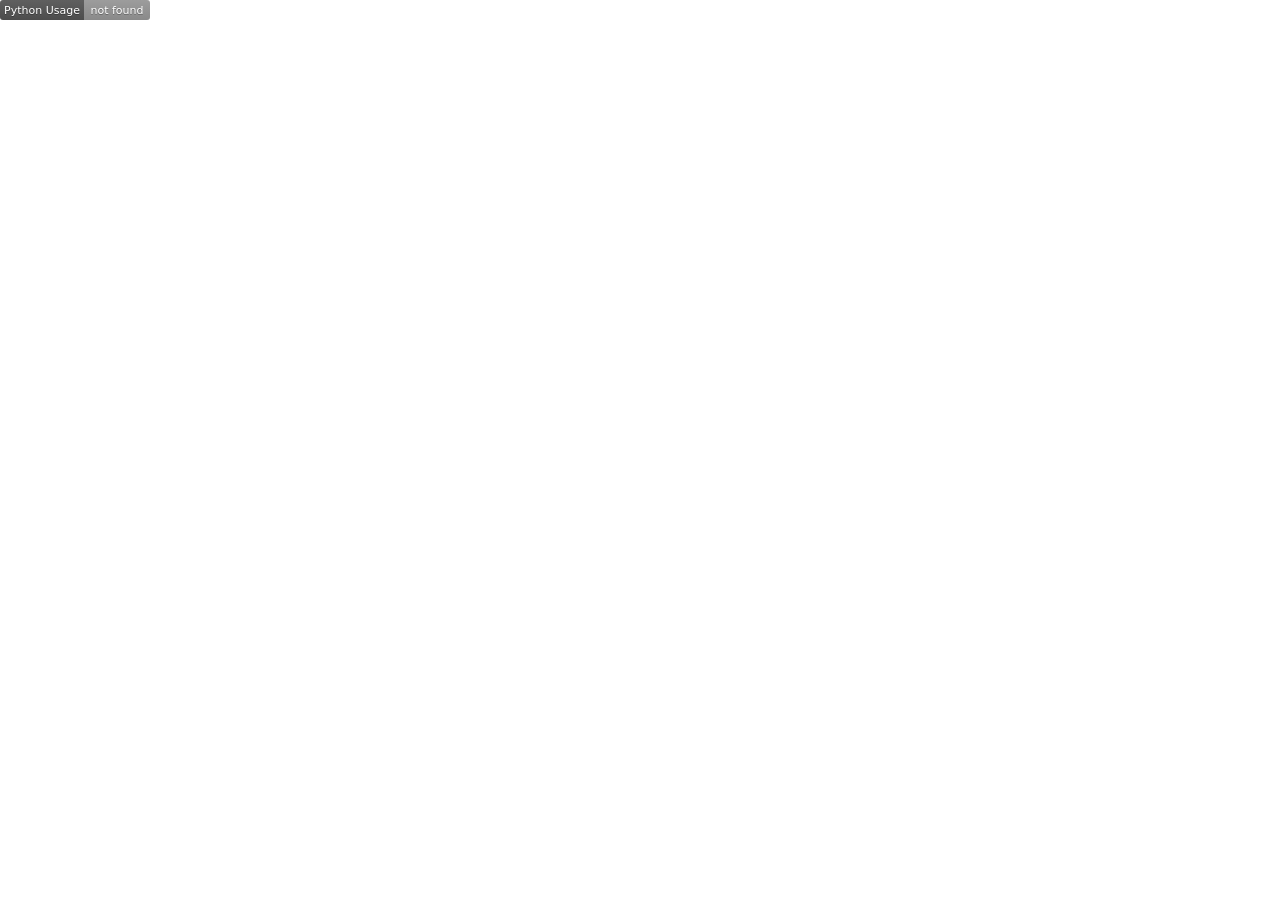
<file: docs/badges.html>
<!DOCTYPE html>
<html lang="en">
<head>
    <meta charset="UTF-8">
    <meta name="viewport" content="width=device-width, initial-scale=1.0">
    <title>Python Package Usage Badge</title>
</head>
<body style="margin: 0; padding: 0;">
    <script src="badge.js"></script>
    <script>
        // Parse query parameters
        const params = new URLSearchParams(window.location.search);
        const packageName = params.get('package') || 'unknown';
        const badgeType = params.get('type') || 'rank';
        
        // Generate and display badge
        document.addEventListener('DOMContentLoaded', async () => {
            const badge = await generateBadge(packageName, badgeType);
            document.body.innerHTML = badge;
            
            // Set content type for proper rendering
            if (badge.includes('svg')) {
                document.contentType = 'image/svg+xml';
            }
        });
    </script>
</body>
</html>
</file>
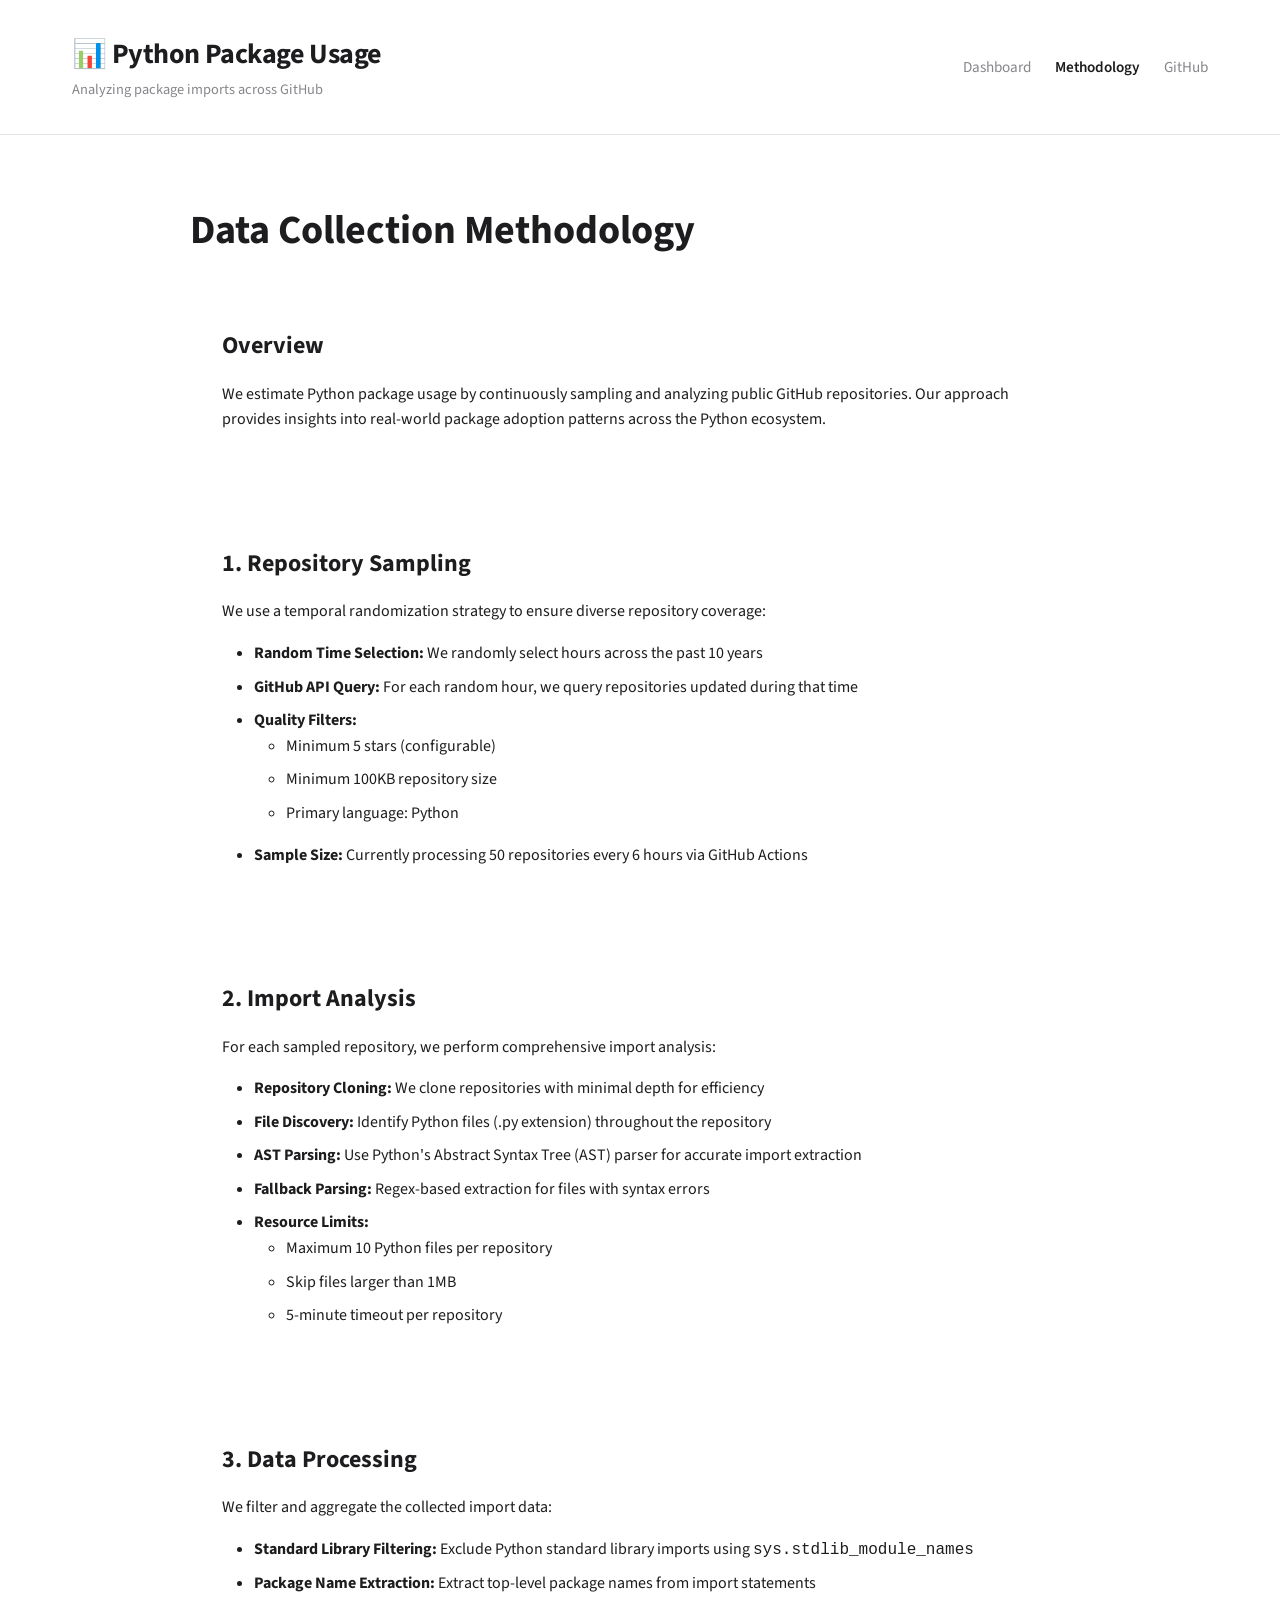
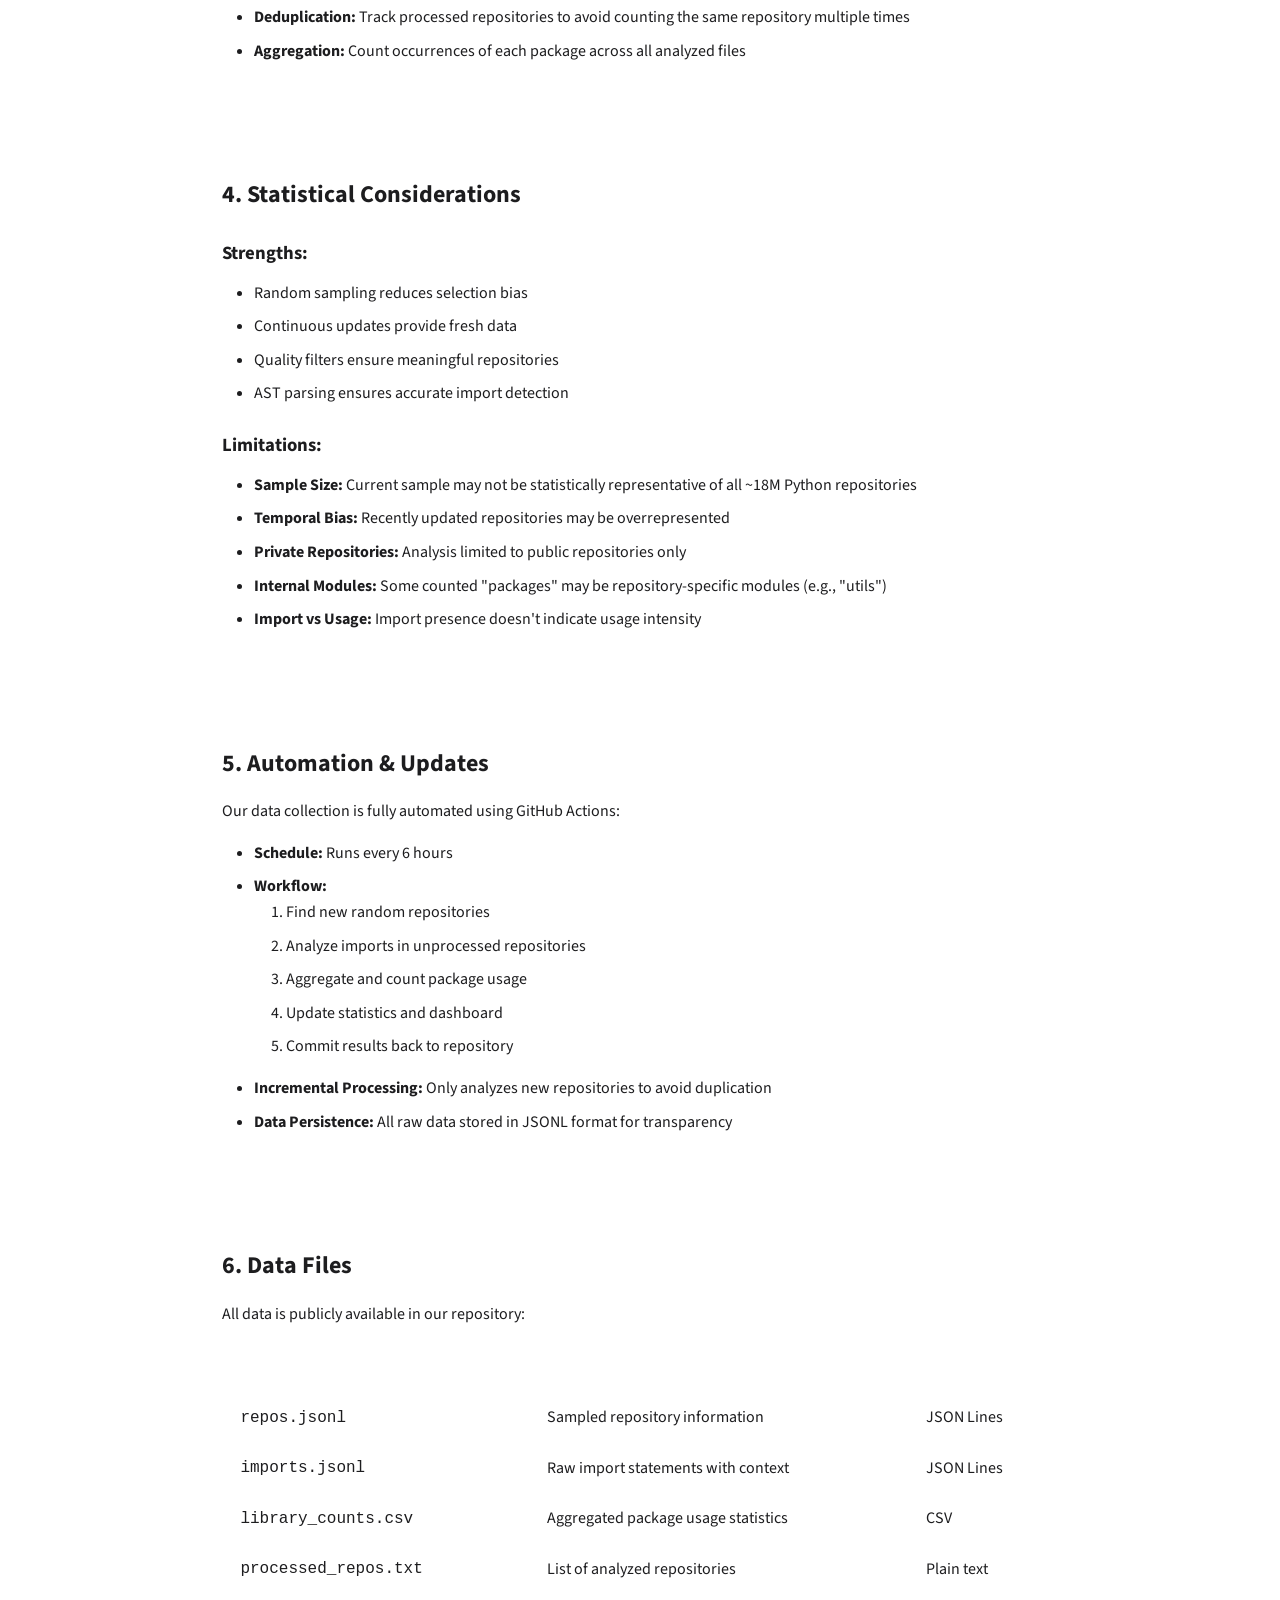
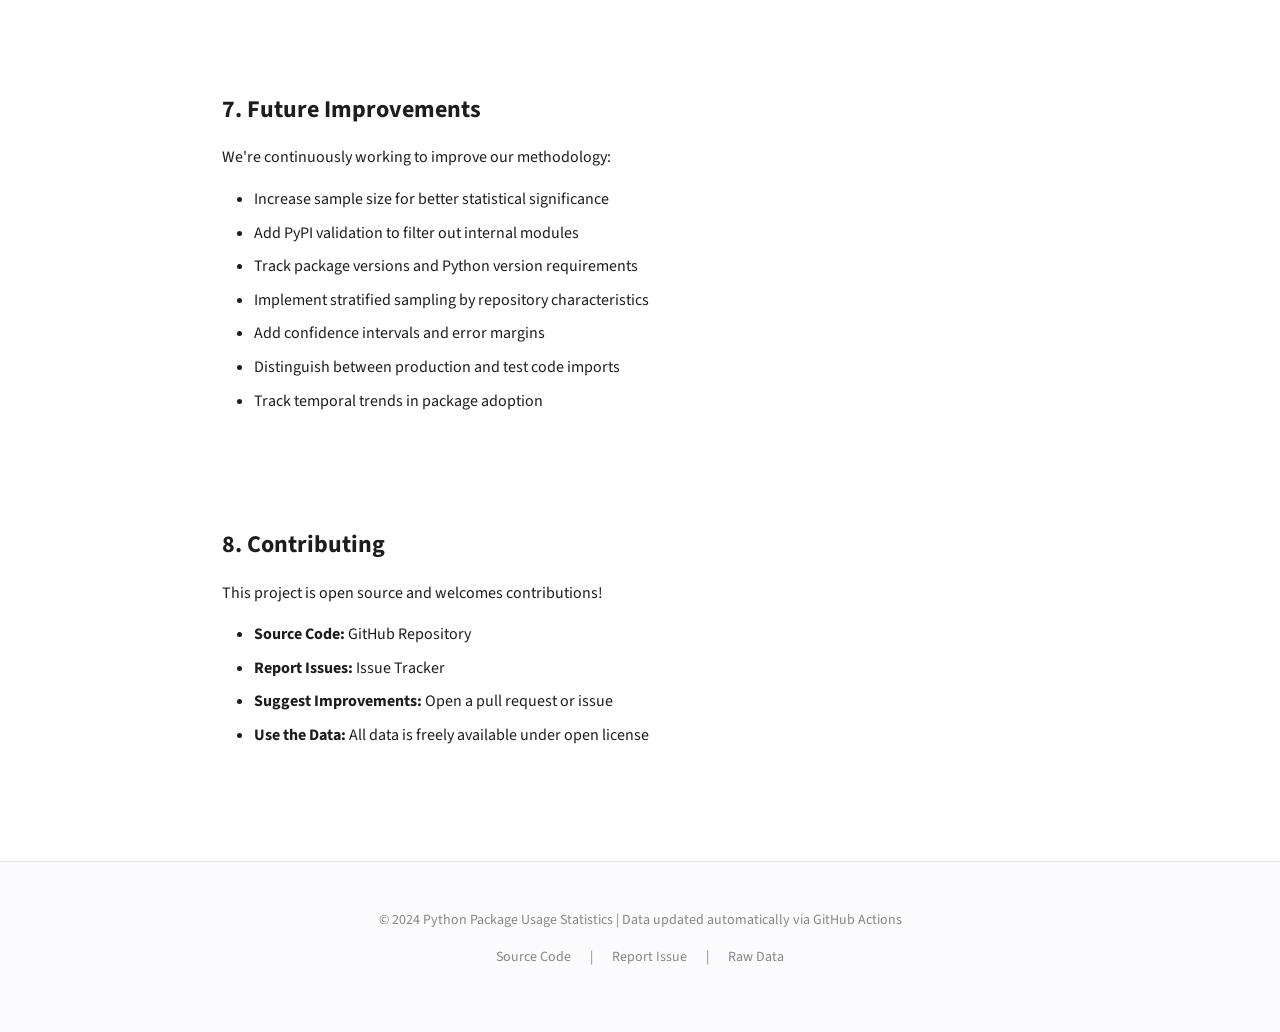
<file: docs/methodology.html>
<!DOCTYPE html>
<html lang="en">
<head>
    <meta charset="UTF-8">
    <meta name="viewport" content="width=device-width, initial-scale=1.0">
    <title>Methodology - Python Package Usage Statistics</title>
    <link rel="stylesheet" href="style.css">
</head>
<body>
    <nav>
        <div class="nav-container">
            <div class="nav-brand">
                <h1>📊 Python Package Usage</h1>
                <span class="tagline">Analyzing package imports across GitHub</span>
            </div>
            <div class="nav-links">
                <a href="index.html">Dashboard</a>
                <a href="methodology.html" class="active">Methodology</a>
                <a href="https://github.com/recite/user" target="_blank">GitHub</a>
                <button id="theme-toggle" aria-label="Toggle theme">🌙</button>
            </div>
        </div>
    </nav>

    <main>
        <section class="methodology-content">
            <h1>Data Collection Methodology</h1>
            
            <div class="method-card">
                <h2>Overview</h2>
                <p>We estimate Python package usage by continuously sampling and analyzing public GitHub repositories. Our approach provides insights into real-world package adoption patterns across the Python ecosystem.</p>
            </div>

            <div class="method-card">
                <h2>1. Repository Sampling</h2>
                <p>We use a temporal randomization strategy to ensure diverse repository coverage:</p>
                <ul>
                    <li><strong>Random Time Selection:</strong> We randomly select hours across the past 10 years</li>
                    <li><strong>GitHub API Query:</strong> For each random hour, we query repositories updated during that time</li>
                    <li><strong>Quality Filters:</strong> 
                        <ul>
                            <li>Minimum 5 stars (configurable)</li>
                            <li>Minimum 100KB repository size</li>
                            <li>Primary language: Python</li>
                        </ul>
                    </li>
                    <li><strong>Sample Size:</strong> Currently processing 50 repositories every 6 hours via GitHub Actions</li>
                </ul>
            </div>

            <div class="method-card">
                <h2>2. Import Analysis</h2>
                <p>For each sampled repository, we perform comprehensive import analysis:</p>
                <ul>
                    <li><strong>Repository Cloning:</strong> We clone repositories with minimal depth for efficiency</li>
                    <li><strong>File Discovery:</strong> Identify Python files (.py extension) throughout the repository</li>
                    <li><strong>AST Parsing:</strong> Use Python's Abstract Syntax Tree (AST) parser for accurate import extraction</li>
                    <li><strong>Fallback Parsing:</strong> Regex-based extraction for files with syntax errors</li>
                    <li><strong>Resource Limits:</strong>
                        <ul>
                            <li>Maximum 10 Python files per repository</li>
                            <li>Skip files larger than 1MB</li>
                            <li>5-minute timeout per repository</li>
                        </ul>
                    </li>
                </ul>
            </div>

            <div class="method-card">
                <h2>3. Data Processing</h2>
                <p>We filter and aggregate the collected import data:</p>
                <ul>
                    <li><strong>Standard Library Filtering:</strong> Exclude Python standard library imports using <code>sys.stdlib_module_names</code></li>
                    <li><strong>Package Name Extraction:</strong> Extract top-level package names from import statements</li>
                    <li><strong>Deduplication:</strong> Track processed repositories to avoid counting the same repository multiple times</li>
                    <li><strong>Aggregation:</strong> Count occurrences of each package across all analyzed files</li>
                </ul>
            </div>

            <div class="method-card">
                <h2>4. Statistical Considerations</h2>
                <h3>Strengths:</h3>
                <ul>
                    <li>Random sampling reduces selection bias</li>
                    <li>Continuous updates provide fresh data</li>
                    <li>Quality filters ensure meaningful repositories</li>
                    <li>AST parsing ensures accurate import detection</li>
                </ul>
                
                <h3>Limitations:</h3>
                <ul>
                    <li><strong>Sample Size:</strong> Current sample may not be statistically representative of all ~18M Python repositories</li>
                    <li><strong>Temporal Bias:</strong> Recently updated repositories may be overrepresented</li>
                    <li><strong>Private Repositories:</strong> Analysis limited to public repositories only</li>
                    <li><strong>Internal Modules:</strong> Some counted "packages" may be repository-specific modules (e.g., "utils")</li>
                    <li><strong>Import vs Usage:</strong> Import presence doesn't indicate usage intensity</li>
                </ul>
            </div>

            <div class="method-card">
                <h2>5. Automation & Updates</h2>
                <p>Our data collection is fully automated using GitHub Actions:</p>
                <ul>
                    <li><strong>Schedule:</strong> Runs every 6 hours</li>
                    <li><strong>Workflow:</strong>
                        <ol>
                            <li>Find new random repositories</li>
                            <li>Analyze imports in unprocessed repositories</li>
                            <li>Aggregate and count package usage</li>
                            <li>Update statistics and dashboard</li>
                            <li>Commit results back to repository</li>
                        </ol>
                    </li>
                    <li><strong>Incremental Processing:</strong> Only analyzes new repositories to avoid duplication</li>
                    <li><strong>Data Persistence:</strong> All raw data stored in JSONL format for transparency</li>
                </ul>
            </div>

            <div class="method-card">
                <h2>6. Data Files</h2>
                <p>All data is publicly available in our repository:</p>
                <table class="data-files-table">
                    <thead>
                        <tr>
                            <th>File</th>
                            <th>Description</th>
                            <th>Format</th>
                        </tr>
                    </thead>
                    <tbody>
                        <tr>
                            <td><code>repos.jsonl</code></td>
                            <td>Sampled repository information</td>
                            <td>JSON Lines</td>
                        </tr>
                        <tr>
                            <td><code>imports.jsonl</code></td>
                            <td>Raw import statements with context</td>
                            <td>JSON Lines</td>
                        </tr>
                        <tr>
                            <td><code>library_counts.csv</code></td>
                            <td>Aggregated package usage statistics</td>
                            <td>CSV</td>
                        </tr>
                        <tr>
                            <td><code>processed_repos.txt</code></td>
                            <td>List of analyzed repositories</td>
                            <td>Plain text</td>
                        </tr>
                    </tbody>
                </table>
            </div>

            <div class="method-card">
                <h2>7. Future Improvements</h2>
                <p>We're continuously working to improve our methodology:</p>
                <ul>
                    <li>Increase sample size for better statistical significance</li>
                    <li>Add PyPI validation to filter out internal modules</li>
                    <li>Track package versions and Python version requirements</li>
                    <li>Implement stratified sampling by repository characteristics</li>
                    <li>Add confidence intervals and error margins</li>
                    <li>Distinguish between production and test code imports</li>
                    <li>Track temporal trends in package adoption</li>
                </ul>
            </div>

            <div class="method-card">
                <h2>8. Contributing</h2>
                <p>This project is open source and welcomes contributions!</p>
                <ul>
                    <li><strong>Source Code:</strong> <a href="https://github.com/recite/user">GitHub Repository</a></li>
                    <li><strong>Report Issues:</strong> <a href="https://github.com/recite/user/issues">Issue Tracker</a></li>
                    <li><strong>Suggest Improvements:</strong> Open a pull request or issue</li>
                    <li><strong>Use the Data:</strong> All data is freely available under open license</li>
                </ul>
            </div>
        </section>
    </main>

    <footer>
        <div class="footer-container">
            <p>© 2024 Python Package Usage Statistics | Data updated automatically via GitHub Actions</p>
            <p>
                <a href="https://github.com/recite/user">Source Code</a> |
                <a href="https://github.com/recite/user/issues">Report Issue</a> |
                <a href="../data/library_counts.csv">Raw Data</a>
            </p>
        </div>
    </footer>

    <script>
        // Theme management
        document.addEventListener('DOMContentLoaded', () => {
            const savedTheme = localStorage.getItem('theme') || 'light';
            document.documentElement.setAttribute('data-theme', savedTheme);
            updateThemeToggle(savedTheme);
            
            document.getElementById('theme-toggle').addEventListener('click', () => {
                const currentTheme = document.documentElement.getAttribute('data-theme');
                const newTheme = currentTheme === 'dark' ? 'light' : 'dark';
                document.documentElement.setAttribute('data-theme', newTheme);
                localStorage.setItem('theme', newTheme);
                updateThemeToggle(newTheme);
            });
        });
        
        function updateThemeToggle(theme) {
            const toggle = document.getElementById('theme-toggle');
            toggle.textContent = theme === 'dark' ? '☀️' : '🌙';
        }
    </script>

    <style>
        .methodology-content {
            max-width: 900px;
            margin: 0 auto;
        }
        
        .methodology-content h1 {
            color: var(--primary-color);
            margin-bottom: 2rem;
            font-size: 2.5rem;
        }
        
        .method-card {
            background: var(--card-bg);
            padding: 2rem;
            border-radius: 8px;
            box-shadow: var(--shadow);
            margin-bottom: 2rem;
        }
        
        .method-card h2 {
            color: var(--primary-color);
            margin-bottom: 1rem;
        }
        
        .method-card h3 {
            color: var(--primary-color);
            margin-top: 1.5rem;
            margin-bottom: 0.75rem;
        }
        
        .method-card p {
            line-height: 1.6;
            margin-bottom: 1rem;
        }
        
        .method-card ul {
            margin-left: 2rem;
            margin-bottom: 1rem;
        }
        
        .method-card li {
            margin-bottom: 0.5rem;
            line-height: 1.6;
        }
        
        .method-card ol {
            margin-left: 2rem;
            margin-bottom: 1rem;
        }
        
        .method-card ol li {
            margin-bottom: 0.5rem;
        }
        
        .data-files-table {
            width: 100%;
            border-collapse: collapse;
            margin-top: 1rem;
        }
        
        .data-files-table th {
            background-color: var(--primary-color);
            color: white;
            padding: 0.75rem;
            text-align: left;
        }
        
        .data-files-table td {
            padding: 0.75rem;
            border-bottom: 1px solid var(--border-color);
        }
        
        .data-files-table code {
            background: var(--bg-color);
            padding: 0.2rem 0.4rem;
            border-radius: 3px;
            font-family: 'Courier New', monospace;
        }
        
        .method-card a {
            color: var(--primary-color);
            text-decoration: none;
        }
        
        .method-card a:hover {
            text-decoration: underline;
        }
    </style>
</body>
</html>
</file>
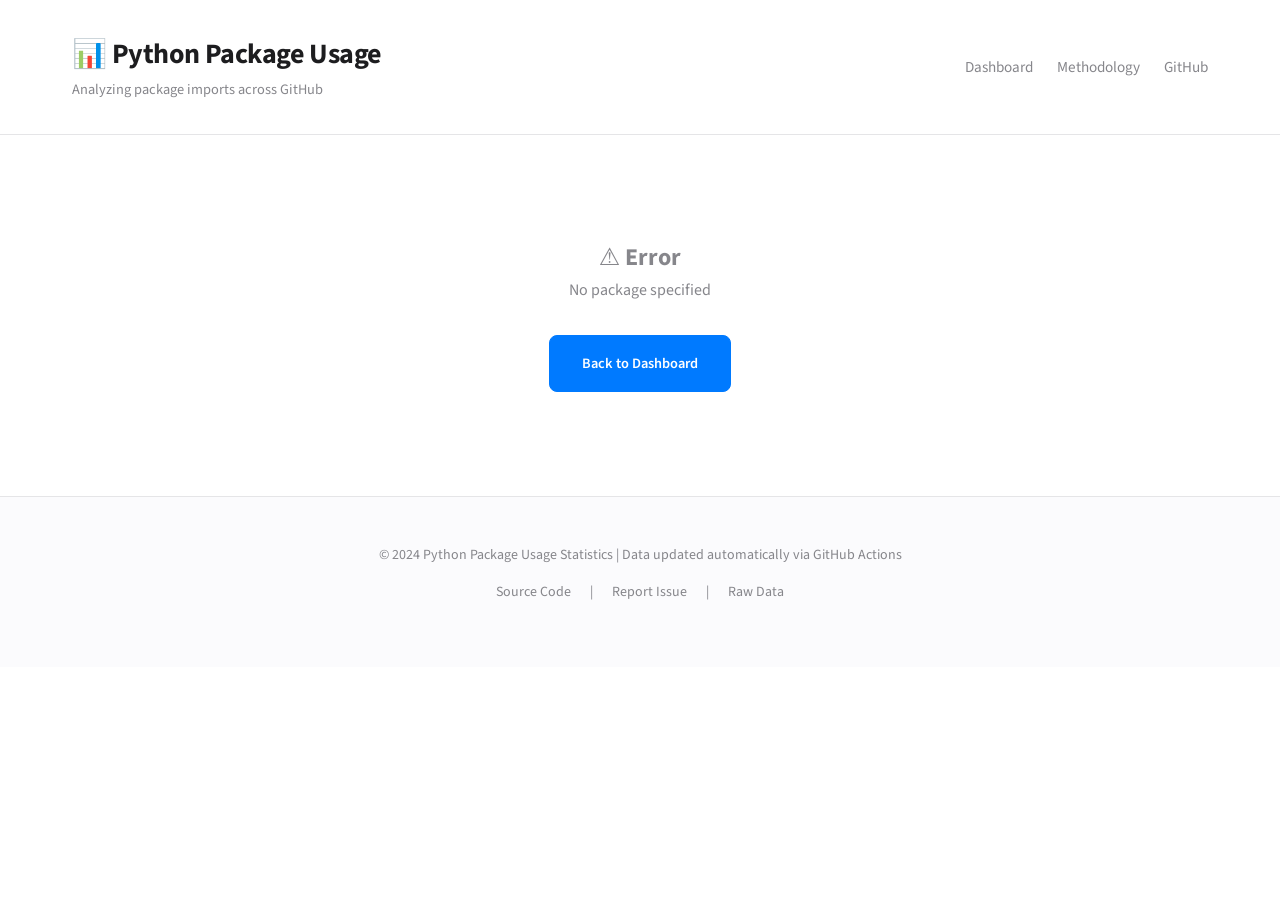
<file: docs/package.html>
<!DOCTYPE html>
<html lang="en">
<head>
    <meta charset="UTF-8">
    <meta name="viewport" content="width=device-width, initial-scale=1.0">
    <title>Package Details - Python Package Usage</title>
    <link rel="stylesheet" href="style.css">
    <style>
        .package-header {
            background: var(--color-bg-card);
            padding: 2rem;
            border-radius: 8px;
            border: 1px solid var(--color-border);
            margin-bottom: 2rem;
            text-align: center;
        }
        
        .package-title {
            color: var(--color-accent);
            font-size: 2.5rem;
            margin-bottom: 1rem;
        }
        
        .package-stats-grid {
            display: grid;
            grid-template-columns: repeat(auto-fit, minmax(200px, 1fr));
            gap: 1.5rem;
            margin: 2rem 0;
        }
        
        .package-stat-card {
            background: var(--color-bg);
            padding: 1.5rem;
            border-radius: 8px;
            text-align: center;
            border: 1px solid var(--color-border);
        }
        
        .badge-showcase {
            background: var(--color-bg-card);
            padding: 2rem;
            border-radius: 8px;
            border: 1px solid var(--color-border);
            margin-bottom: 2rem;
        }
        
        .badge-row {
            display: flex;
            align-items: center;
            gap: 2rem;
            margin-bottom: 1.5rem;
            padding: 1rem;
            background: var(--color-bg);
            border-radius: 4px;
        }
        
        .badge-preview {
            flex-shrink: 0;
        }
        
        .badge-code-section {
            flex: 1;
        }
        
        .code-block {
            background: var(--color-bg-card);
            padding: 1rem;
            border-radius: 4px;
            font-family: 'Courier New', monospace;
            font-size: 0.9rem;
            cursor: pointer;
            margin-top: 0.5rem;
            word-break: break-all;
            transition: background-color 0.3s;
        }
        
        .code-block:hover {
            background: var(--color-accent);
            color: white;
        }
        
        .copy-hint {
            font-size: 0.8rem;
            opacity: 0.7;
            margin-top: 0.25rem;
        }
    </style>
</head>
<body>
    <nav>
        <div class="nav-container">
            <div class="nav-brand">
                <h1>📊 Python Package Usage</h1>
                <span class="tagline">Analyzing package imports across GitHub</span>
            </div>
            <div class="nav-links">
                <a href="index.html">Dashboard</a>
                <a href="methodology.html">Methodology</a>
                <a href="https://github.com/recite/user" target="_blank">GitHub</a>
                <button id="theme-toggle" aria-label="Toggle theme">🌙</button>
            </div>
        </div>
    </nav>

    <main>
        <div id="package-content">
            <div class="loading-message" style="text-align:center;padding:3rem;">
                <p>Loading package details...</p>
            </div>
        </div>
    </main>

    <footer>
        <div class="footer-container">
            <p>© 2024 Python Package Usage Statistics | Data updated automatically via GitHub Actions</p>
            <p>
                <a href="https://github.com/recite/user">Source Code</a> |
                <a href="https://github.com/recite/user/issues">Report Issue</a> |
                <a href="../data/library_counts.csv">Raw Data</a>
            </p>
        </div>
    </footer>

    <script>
        // Theme management
        function initTheme() {
            const savedTheme = localStorage.getItem('theme') || 'light';
            document.documentElement.setAttribute('data-theme', savedTheme);
            updateThemeToggle(savedTheme);
        }

        function updateThemeToggle(theme) {
            const toggle = document.getElementById('theme-toggle');
            toggle.textContent = theme === 'dark' ? '☀️' : '🌙';
        }

        // Load package data
        async function loadPackageData() {
            const params = new URLSearchParams(window.location.search);
            const packageName = params.get('name');
            
            if (!packageName) {
                showError('No package specified');
                return;
            }
            
            try {
                // Load library data
                let csvText;
                // Use raw GitHub URL directly
                const response = await fetch('https://raw.githubusercontent.com/recite/user/refs/heads/main/data/library_counts.csv');
                csvText = await response.text();
                const libraryData = parseCSV(csvText);
                
                // Find package
                const packageData = libraryData.find(item => 
                    item.library.toLowerCase() === packageName.toLowerCase()
                );
                
                if (packageData) {
                    displayPackageDetails(packageData, libraryData);
                } else {
                    showError(`Package "${packageName}" not found in our dataset`);
                }
            } catch (error) {
                console.error('Error loading data:', error);
                showError('Failed to load package data');
            }
        }
        
        function parseCSV(csvText) {
            const lines = csvText.trim().split('\n');
            const data = [];
            
            for (let i = 1; i < lines.length; i++) {
                const values = lines[i].split(',');
                if (values.length >= 2) {
                    data.push({
                        library: values[0],
                        count: parseInt(values[1])
                    });
                }
            }
            
            return data;
        }
        
        function displayPackageDetails(packageData, allData) {
            const rank = allData.indexOf(packageData) + 1;
            const totalImports = allData.reduce((sum, item) => sum + item.count, 0);
            const percentage = ((packageData.count / totalImports) * 100).toFixed(2);
            const topPackage = allData[0];
            const relativeUsage = ((packageData.count / topPackage.count) * 100).toFixed(1);
            
            const baseUrl = 'https://recite.github.io/user';
            
            document.getElementById('package-content').innerHTML = `
                <div class="package-header">
                    <h1 class="package-title">📦 ${packageData.library}</h1>
                    <p>Python package usage statistics based on GitHub repository analysis</p>
                </div>
                
                <div class="package-stats-grid">
                    <div class="package-stat-card">
                        <h3>Overall Rank</h3>
                        <p class="stat-value">#${rank}</p>
                        <small>out of ${allData.length} packages</small>
                    </div>
                    <div class="package-stat-card">
                        <h3>Import Count</h3>
                        <p class="stat-value">${packageData.count.toLocaleString()}</p>
                        <small>across analyzed repositories</small>
                    </div>
                    <div class="package-stat-card">
                        <h3>Usage Share</h3>
                        <p class="stat-value">${percentage}%</p>
                        <small>of all imports</small>
                    </div>
                    <div class="package-stat-card">
                        <h3>Relative to ${topPackage.library}</h3>
                        <p class="stat-value">${relativeUsage}%</p>
                        <small>of top package usage</small>
                    </div>
                </div>
                
                <div class="badge-showcase">
                    <h2>🏷️ README Badges</h2>
                    <p>Add these badges to your project's README to showcase real usage statistics:</p>
                    
                    <div class="badge-row">
                        <div class="badge-preview">
                            <img src="badges.html?package=${packageData.library}&type=rank" alt="Rank Badge">
                        </div>
                        <div class="badge-code-section">
                            <h4>Usage Rank Badge</h4>
                            <div class="code-block" onclick="copyToClipboard(this)">![Python Usage](${baseUrl}/badges.html?package=${packageData.library}&type=rank)</div>
                            <p class="copy-hint">Click to copy markdown</p>
                        </div>
                    </div>
                    
                    <div class="badge-row">
                        <div class="badge-preview">
                            <img src="badges.html?package=${packageData.library}&type=count" alt="Count Badge">
                        </div>
                        <div class="badge-code-section">
                            <h4>Import Count Badge</h4>
                            <div class="code-block" onclick="copyToClipboard(this)">![Import Count](${baseUrl}/badges.html?package=${packageData.library}&type=count)</div>
                            <p class="copy-hint">Click to copy markdown</p>
                        </div>
                    </div>
                    
                    <div class="badge-row">
                        <div class="badge-preview">
                            <img src="badges.html?package=${packageData.library}&type=relative" alt="Relative Badge">
                        </div>
                        <div class="badge-code-section">
                            <h4>Relative Usage Badge</h4>
                            <div class="code-block" onclick="copyToClipboard(this)">![Relative Usage](${baseUrl}/badges.html?package=${packageData.library}&type=relative)</div>
                            <p class="copy-hint">Click to copy markdown</p>
                        </div>
                    </div>
                    
                    <h3 style="margin-top:2rem;">HTML Badges</h3>
                    <p>For HTML documentation or websites:</p>
                    <div class="code-block" onclick="copyToClipboard(this)">&lt;img src="${baseUrl}/badges.html?package=${packageData.library}&type=rank" alt="Python Usage"&gt;</div>
                </div>
            `;
        }
        
        function showError(message) {
            document.getElementById('package-content').innerHTML = `
                <div class="not-found-message">
                    <h2>⚠️ Error</h2>
                    <p>${message}</p>
                    <p style="margin-top:2rem;">
                        <a href="index.html" class="btn-primary">Back to Dashboard</a>
                    </p>
                </div>
            `;
        }
        
        function copyToClipboard(element) {
            const text = element.textContent.trim();
            navigator.clipboard.writeText(text).then(() => {
                const originalText = element.innerHTML;
                element.innerHTML = '✅ Copied to clipboard!';
                element.style.background = '#28a745';
                element.style.color = 'white';
                setTimeout(() => {
                    element.innerHTML = originalText;
                    element.style.background = '';
                    element.style.color = '';
                }, 2000);
            });
        }
        
        // Initialize
        document.addEventListener('DOMContentLoaded', () => {
            initTheme();
            loadPackageData();
            
            // Theme toggle
            document.getElementById('theme-toggle').addEventListener('click', () => {
                const currentTheme = document.documentElement.getAttribute('data-theme');
                const newTheme = currentTheme === 'dark' ? 'light' : 'dark';
                document.documentElement.setAttribute('data-theme', newTheme);
                localStorage.setItem('theme', newTheme);
                updateThemeToggle(newTheme);
            });
        });
    </script>
</body>
</html>
</file>
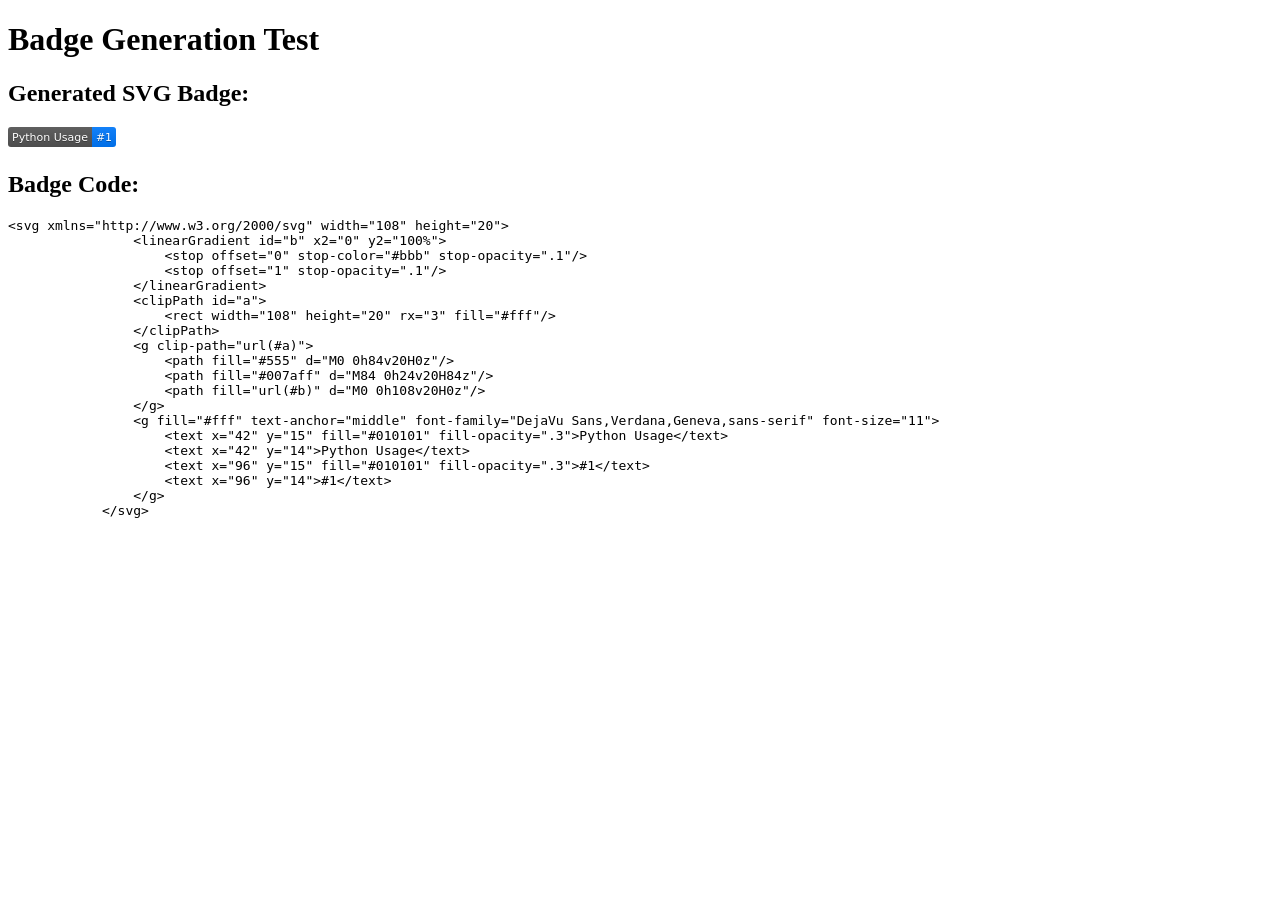
<file: docs/test_badges.html>
<!DOCTYPE html>
<html lang="en">
<head>
    <meta charset="UTF-8">
    <meta name="viewport" content="width=device-width, initial-scale=1.0">
    <title>Badge Test</title>
</head>
<body>
    <h1>Badge Generation Test</h1>
    
    <h2>Generated SVG Badge:</h2>
    <div id="badge-container"></div>
    
    <h2>Badge Code:</h2>
    <pre id="badge-code"></pre>

    <script>
        // Copy the generateBadgeSVG function from app.js
        function generateBadgeSVG(label, value, color = '#007aff') {
            const labelWidth = label.length * 6 + 12;
            const valueWidth = value.toString().length * 6 + 12;
            const totalWidth = labelWidth + valueWidth;
            
            return `<svg xmlns="http://www.w3.org/2000/svg" width="${totalWidth}" height="20">
                <linearGradient id="b" x2="0" y2="100%">
                    <stop offset="0" stop-color="#bbb" stop-opacity=".1"/>
                    <stop offset="1" stop-opacity=".1"/>
                </linearGradient>
                <clipPath id="a">
                    <rect width="${totalWidth}" height="20" rx="3" fill="#fff"/>
                </clipPath>
                <g clip-path="url(#a)">
                    <path fill="#555" d="M0 0h${labelWidth}v20H0z"/>
                    <path fill="${color}" d="M${labelWidth} 0h${valueWidth}v20H${labelWidth}z"/>
                    <path fill="url(#b)" d="M0 0h${totalWidth}v20H0z"/>
                </g>
                <g fill="#fff" text-anchor="middle" font-family="DejaVu Sans,Verdana,Geneva,sans-serif" font-size="11">
                    <text x="${labelWidth / 2}" y="15" fill="#010101" fill-opacity=".3">${label}</text>
                    <text x="${labelWidth / 2}" y="14">${label}</text>
                    <text x="${labelWidth + valueWidth / 2}" y="15" fill="#010101" fill-opacity=".3">${value}</text>
                    <text x="${labelWidth + valueWidth / 2}" y="14">${value}</text>
                </g>
            </svg>`;
        }
        
        // Test the badge generation
        document.addEventListener('DOMContentLoaded', () => {
            const badge = generateBadgeSVG('Python Usage', '#1');
            document.getElementById('badge-container').innerHTML = badge;
            document.getElementById('badge-code').textContent = badge;
        });
    </script>
</body>
</html>
</file>
<file: docs/style.css>
/* Import Source Sans Pro for clean, professional typography */
@import url('https://fonts.googleapis.com/css2?family=Source+Sans+Pro:wght@400;600;700&display=swap');

:root {
    /* Clean, Apple-inspired Design System */
    
    /* Typography */
    --font-stack: 'Source Sans Pro', -apple-system, BlinkMacSystemFont, "Segoe UI", system-ui, sans-serif;
    --font-mono: 'SF Mono', Monaco, 'Consolas', monospace;
    
    /* Colors - Apple-inspired minimal palette */
    --color-bg: #ffffff;
    --color-bg-secondary: #fbfbfd;
    --color-bg-card: #ffffff;
    
    --color-text: #1d1d1f;
    --color-text-secondary: #86868b;
    --color-text-light: #a1a1a6;
    
    --color-border: #e5e5e7;
    --color-border-light: #f2f2f2;
    
    --color-accent: #007aff;
    --color-accent-hover: #0056cc;
    
    /* Spacing - 8px grid system */
    --space-xs: 0.5rem;     /* 8px */
    --space-sm: 1rem;       /* 16px */
    --space-md: 1.5rem;     /* 24px */
    --space-lg: 2rem;       /* 32px */
    --space-xl: 2.5rem;     /* 40px */
    --space-2xl: 3rem;      /* 48px */
    --space-3xl: 4rem;      /* 64px */
    
    /* Border radius */
    --radius: 8px;
    --radius-lg: 12px;
    
    /* Content width */
    --content-width: 1200px;
    --content-padding: var(--space-lg);
}

/* Light theme only - clean and minimal */

/* GitHub icon styling */
.github-link {
    display: inline-flex;
    align-items: center;
    justify-content: center;
}

.github-link svg {
    transition: transform 0.2s ease;
}

.github-link:hover svg {
    transform: scale(1.1);
}

* {
    margin: 0;
    padding: 0;
    box-sizing: border-box;
}

body {
    font-family: var(--font-stack);
    background: var(--color-bg);
    color: var(--color-text);
    line-height: 1.6;
    font-size: 16px;
    font-weight: 400;
    min-height: 100vh;
    -webkit-font-smoothing: antialiased;
    -moz-osx-font-smoothing: grayscale;
    margin: 0;
}

/* Navigation */
nav {
    background: var(--color-bg);
    border-bottom: 1px solid var(--color-border);
    padding: var(--space-lg) 0;
}

.nav-container {
    max-width: var(--content-width);
    margin: 0 auto;
    padding: 0 var(--content-padding);
    display: flex;
    justify-content: space-between;
    align-items: center;
}

.nav-brand h1 {
    font-size: 1.75rem;
    font-weight: 700;
    margin: 0;
    color: var(--color-text);
    letter-spacing: -0.02em;
}


.tagline {
    font-size: 0.9rem;
    color: var(--color-text-secondary);
    font-weight: 400;
    margin-top: 0.25rem;
}

.nav-links {
    display: flex;
    gap: var(--space-md);
    align-items: center;
}

.nav-links a {
    color: var(--color-text-secondary);
    text-decoration: none;
    font-weight: 400;
    font-size: 0.95rem;
    transition: color 0.2s ease;
}

.nav-links a:hover {
    color: var(--color-accent);
}

.nav-links a.active {
    color: var(--color-text);
    font-weight: 600;
}

#theme-toggle {
    display: none; /* Light theme only */
}

/* Main Content */
main {
    max-width: var(--content-width);
    margin: var(--space-3xl) auto;
    padding: 0 var(--content-padding);
}

/* Search Section */
.search-section {
    margin-bottom: var(--space-3xl);
}

.search-container {
    background: var(--color-bg-card);
    padding: var(--space-2xl);
    border-radius: var(--radius);
    border: 1px solid var(--color-border);
}

.search-container h2 {
    color: var(--color-text);
    font-weight: 700;
    font-size: 1.5rem;
    margin-bottom: var(--space-lg);
    text-align: center;
    letter-spacing: -0.02em;
}

.search-box {
    display: flex;
    gap: var(--space-md);
    max-width: 600px;
    margin: 0 auto;
    position: relative;
}

#package-search {
    flex: 1;
    padding: var(--space-md);
    border: 1px solid var(--color-border);
    border-radius: var(--radius);
    background: var(--color-bg);
    color: var(--color-text);
    font-size: 1rem;
    font-family: var(--font-stack);
    transition: border-color 0.2s ease;
}

#package-search:focus {
    outline: none;
    border-color: var(--color-accent);
}

.search-suggestions {
    position: absolute;
    top: 100%;
    left: 0;
    right: 0;
    background: var(--color-bg);
    border: 1px solid var(--color-border);
    border-top: none;
    border-radius: 0 0 var(--radius) var(--radius);
    max-height: 200px;
    overflow-y: auto;
    display: none;
    z-index: 1000;
}

.search-suggestions.active {
    display: block;
}

.suggestion-item {
    padding: var(--space-sm) var(--space-md);
    cursor: pointer;
    transition: background-color 0.2s;
    border-bottom: 1px solid var(--color-border-light);
}

.suggestion-item:hover,
.suggestion-item.selected {
    background-color: var(--color-bg-secondary);
}

.search-results {
    margin-top: var(--space-xl);
    display: none;
}

.search-results.active {
    display: block;
}

.result-card {
    background: var(--color-bg-card);
    padding: var(--space-lg);
    border-radius: var(--radius);
    border: 1px solid var(--color-accent);
}

.result-card h3 {
    color: var(--color-text);
    margin-bottom: var(--space-md);
    font-size: 1.5rem;
    font-weight: 600;
    letter-spacing: -0.02em;
}

.result-stats {
    display: grid;
    grid-template-columns: repeat(auto-fit, minmax(150px, 1fr));
    gap: var(--space-md);
    margin-bottom: var(--space-lg);
}

.result-stat {
    text-align: center;
}

.result-stat-label {
    font-size: 0.85rem;
    color: var(--color-text-secondary);
    font-weight: 500;
    text-transform: uppercase;
    letter-spacing: 0.05em;
    margin-bottom: var(--space-xs);
}

.result-stat-value {
    font-size: 1.5rem;
    font-weight: 600;
    color: var(--color-accent);
    font-variant-numeric: tabular-nums;
}

.badge-section {
    margin-top: var(--space-lg);
    padding-top: var(--space-lg);
    border-top: 1px solid var(--color-border);
}

.badge-section h4 {
    margin-bottom: var(--space-md);
    color: var(--color-text);
    font-weight: 600;
    font-size: 1.1rem;
}

.badge-examples {
    display: flex;
    gap: var(--space-md);
    margin-bottom: var(--space-md);
    flex-wrap: wrap;
    align-items: center;
}

.badge-examples svg {
    display: block;
}

.badge-code {
    background: var(--color-bg-accent);
    padding: var(--space-sm);
    border-radius: var(--radius);
    margin-top: var(--space-sm);
    font-family: var(--font-mono);
    font-size: 0.85rem;
    word-break: break-all;
    cursor: pointer;
    border: 1px solid var(--color-border);
    transition: all 0.2s;
}

.badge-code:hover {
    background: var(--color-accent-bg);
    border-color: var(--color-accent);
    color: var(--color-accent-fg);
}

.not-found-message {
    text-align: center;
    padding: var(--space-xl);
    color: var(--color-text-secondary);
}

/* Stats Overview */
.stats-overview {
    display: grid;
    grid-template-columns: repeat(auto-fit, minmax(200px, 1fr));
    gap: var(--space-lg);
    margin-bottom: var(--space-3xl);
}

.stat-card {
    background: var(--color-bg-card);
    padding: var(--space-lg);
    border-radius: var(--radius);
    border: 1px solid var(--color-border);
    text-align: center;
    transition: transform 0.2s ease;
}

.stat-card:hover {
    transform: translateY(-1px);
    border-color: var(--color-accent);
}

.stat-card h3 {
    color: var(--color-text-secondary);
    font-size: 0.875rem;
    font-weight: 600;
    text-transform: uppercase;
    letter-spacing: 0.08em;
    margin-bottom: var(--space-sm);
}

.stat-value {
    font-size: 2.5rem;
    font-weight: 700;
    color: var(--color-text);
    font-variant-numeric: tabular-nums;
    line-height: 1.1;
}

/* Chart Section */
.chart-section {
    background: var(--color-bg-card);
    padding: var(--space-2xl);
    border-radius: var(--radius);
    border: 1px solid var(--color-border);
    margin-bottom: var(--space-3xl);
}

.chart-container h2 {
    margin-bottom: var(--space-lg);
    color: var(--color-text);
    font-weight: 700;
    font-size: 1.75rem;
    letter-spacing: -0.02em;
}

.chart-controls {
    display: flex;
    justify-content: space-between;
    align-items: center;
    margin-bottom: var(--space-lg);
    flex-wrap: wrap;
    gap: var(--space-md);
}

.chart-controls label {
    display: flex;
    align-items: center;
    gap: var(--space-sm);
    font-weight: 500;
    color: var(--color-text-secondary);
}

.chart-controls select {
    padding: var(--space-sm);
    border: 1px solid var(--color-border);
    border-radius: var(--radius);
    background: var(--color-bg);
    color: var(--color-text);
    font-family: var(--font-stack);
    transition: border-color 0.2s;
}

.chart-controls select:focus {
    outline: none;
    border-color: var(--color-accent);
}

/* Buttons */
.btn-primary,
.btn-secondary {
    padding: var(--space-sm) var(--space-lg);
    border: 1px solid transparent;
    border-radius: var(--radius);
    cursor: pointer;
    text-decoration: none;
    display: inline-flex;
    align-items: center;
    gap: var(--space-xs);
    font-size: 0.9rem;
    font-weight: 600;
    font-family: var(--font-stack);
    transition: all 0.2s ease;
    white-space: nowrap;
}

.btn-primary {
    background: var(--color-accent);
    color: white;
    border-color: var(--color-accent);
}

.btn-secondary {
    background: transparent;
    color: var(--color-accent);
    border-color: var(--color-accent);
}

.btn-primary:hover {
    background: var(--color-accent-hover);
    transform: translateY(-1px);
}

.btn-secondary:hover {
    background: var(--color-accent);
    color: white;
}

.btn-primary:focus,
.btn-secondary:focus {
    outline: 2px solid var(--color-accent);
    outline-offset: 2px;
}

/* Table Section */
.table-section {
    background: var(--color-bg-card);
    padding: var(--space-2xl);
    border-radius: var(--radius);
    border: 1px solid var(--color-border);
    margin-bottom: var(--space-3xl);
}

.table-section h2 {
    margin-bottom: var(--space-lg);
    color: var(--color-text);
    font-weight: 600;
    font-size: 1.75rem;
    letter-spacing: -0.02em;
}

.table-container {
    overflow-x: auto;
    border-radius: var(--radius);
    border: 1px solid var(--color-border);
    background: var(--color-bg);
}

#packagesTable {
    width: 100%;
    background: var(--color-bg);
    border-collapse: collapse;
    font-family: var(--font-stack);
}

#packagesTable th {
    background-color: var(--color-bg-secondary);
    color: var(--color-text);
    padding: var(--space-md);
    text-align: left;
    font-weight: 600;
    font-size: 0.875rem;
    text-transform: uppercase;
    letter-spacing: 0.05em;
    border-bottom: 1px solid var(--color-border);
}

#packagesTable td {
    padding: var(--space-sm) var(--space-md);
    border-bottom: 1px solid var(--color-border-light);
    color: var(--color-text);
}

#packagesTable tbody tr:hover {
    background-color: var(--color-bg-secondary);
}

/* DataTables Overrides */
.dataTables_wrapper .dataTables_filter input,
.dataTables_wrapper .dataTables_length select {
    background: var(--color-bg);
    color: var(--color-text);
    border: 1px solid var(--color-border);
    padding: var(--space-sm);
    border-radius: var(--radius);
    font-family: var(--font-stack);
    transition: border-color 0.2s;
}

.dataTables_wrapper .dataTables_filter input:focus,
.dataTables_wrapper .dataTables_length select:focus {
    outline: none;
    border-color: var(--color-accent);
}

.dataTables_wrapper .dataTables_info,
.dataTables_wrapper .dataTables_paginate {
    color: var(--color-text-secondary);
    margin-top: var(--space-md);
    font-size: 0.9rem;
}

.dataTables_wrapper .dataTables_paginate .paginate_button {
    background: var(--color-bg-secondary) !important;
    color: var(--color-text) !important;
    border: 1px solid var(--color-border) !important;
    margin: 0 var(--space-xs) !important;
    border-radius: var(--radius) !important;
    padding: var(--space-xs) var(--space-sm) !important;
    transition: all 0.2s !important;
}

.dataTables_wrapper .dataTables_paginate .paginate_button:hover {
    background: var(--color-accent) !important;
    color: white !important;
    border-color: var(--color-accent) !important;
}

.dataTables_wrapper .dataTables_paginate .paginate_button.current {
    background: var(--color-accent) !important;
    color: white !important;
    border-color: var(--color-accent) !important;
}

/* Insights Section */
.insights-section {
    margin-bottom: var(--space-3xl);
}

.insights-section h2 {
    margin-bottom: var(--space-lg);
    color: var(--color-text);
    font-weight: 600;
    font-size: 1.75rem;
    letter-spacing: -0.02em;
}

.insights-grid {
    display: grid;
    grid-template-columns: repeat(auto-fit, minmax(250px, 1fr));
    gap: var(--space-lg);
}

.insight-card {
    background: var(--color-bg-card);
    padding: var(--space-lg);
    border-radius: var(--radius);
    border: 1px solid var(--color-border);
    transition: transform 0.2s ease;
}

.insight-card:hover {
    transform: translateY(-1px);
    border-color: var(--color-accent);
}

.insight-card h3 {
    color: var(--color-text);
    margin-bottom: var(--space-sm);
    font-size: 1.1rem;
    font-weight: 700;
}

.insight-card p {
    color: var(--color-text-secondary);
    line-height: 1.6;
    margin: 0;
}

/* Methodology Summary */
.methodology-summary {
    background: var(--color-bg-card);
    padding: var(--space-2xl);
    border-radius: var(--radius);
    border: 1px solid var(--color-border);
    margin-bottom: var(--space-3xl);
}

.methodology-summary h2 {
    color: var(--color-text);
    margin-bottom: var(--space-md);
    font-weight: 600;
    font-size: 1.75rem;
    letter-spacing: -0.02em;
}

.methodology-summary ul {
    margin: var(--space-md) 0 var(--space-lg) var(--space-xl);
    color: var(--color-text-secondary);
}

.methodology-summary li {
    margin-bottom: var(--space-sm);
    line-height: 1.6;
}

/* Footer */
footer {
    background: var(--color-bg-secondary);
    border-top: 1px solid var(--color-border);
    color: var(--color-text-secondary);
    padding: var(--space-2xl) 0;
    margin-top: var(--space-3xl);
}

.footer-container {
    max-width: var(--content-width);
    margin: 0 auto;
    padding: 0 var(--content-padding);
    text-align: center;
}

.footer-container p {
    margin-bottom: var(--space-sm);
    font-size: 0.875rem;
    line-height: 1.5;
}

.footer-container a {
    color: var(--color-text-secondary);
    text-decoration: none;
    margin: 0 var(--space-sm);
    transition: color 0.2s;
}

.footer-container a:hover {
    color: var(--color-accent);
}

/* Responsive Design */
@media (max-width: 768px) {
    .nav-container {
        flex-direction: column;
        text-align: center;
        padding: 0 var(--space-lg);
    }
    
    .nav-links {
        margin-top: var(--space-md);
    }
    
    .stats-overview {
        grid-template-columns: 1fr;
        gap: var(--space-md);
    }
    
    .chart-controls {
        flex-direction: column;
        align-items: stretch;
        gap: var(--space-sm);
    }
    
    main {
        margin: var(--space-lg) auto;
        padding: 0 var(--space-lg);
    }
    
    .search-container,
    .chart-section,
    .table-section,
    .methodology-summary {
        padding: var(--space-lg);
    }
    
    .insights-grid {
        grid-template-columns: 1fr;
        gap: var(--space-md);
    }
    
    .result-stats {
        grid-template-columns: repeat(2, 1fr);
        gap: var(--space-sm);
    }
}

/* Loading Spinner */
.loading {
    display: inline-block;
    width: 20px;
    height: 20px;
    border: 3px solid var(--color-border-light);
    border-radius: 50%;
    border-top-color: var(--color-accent);
    animation: spin 1s ease-in-out infinite;
}

@keyframes spin {
    to { transform: rotate(360deg); }
}

/* Canvas Height for Chart */
#topPackagesChart {
    max-height: 400px;
}

/* Additional utility classes for Furo-inspired design */
.text-muted {
    color: var(--color-text-muted);
}

.text-secondary {
    color: var(--color-text-secondary);
}

.border-radius {
    border-radius: var(--radius);
}

.shadow {
    box-shadow: var(--shadow);
}

.shadow-sm {
    box-shadow: var(--shadow-sm);
}

/* Smooth scrolling */
html {
    scroll-behavior: smooth;
}

/* Focus styles for accessibility */
a:focus,
button:focus,
input:focus,
select:focus {
    outline: 2px solid var(--color-accent);
    outline-offset: 2px;
    border-radius: var(--radius-sm);
}

/* Selection styles */
::selection {
    background-color: var(--color-accent-bg);
    color: var(--color-accent-fg);
}
</file>
